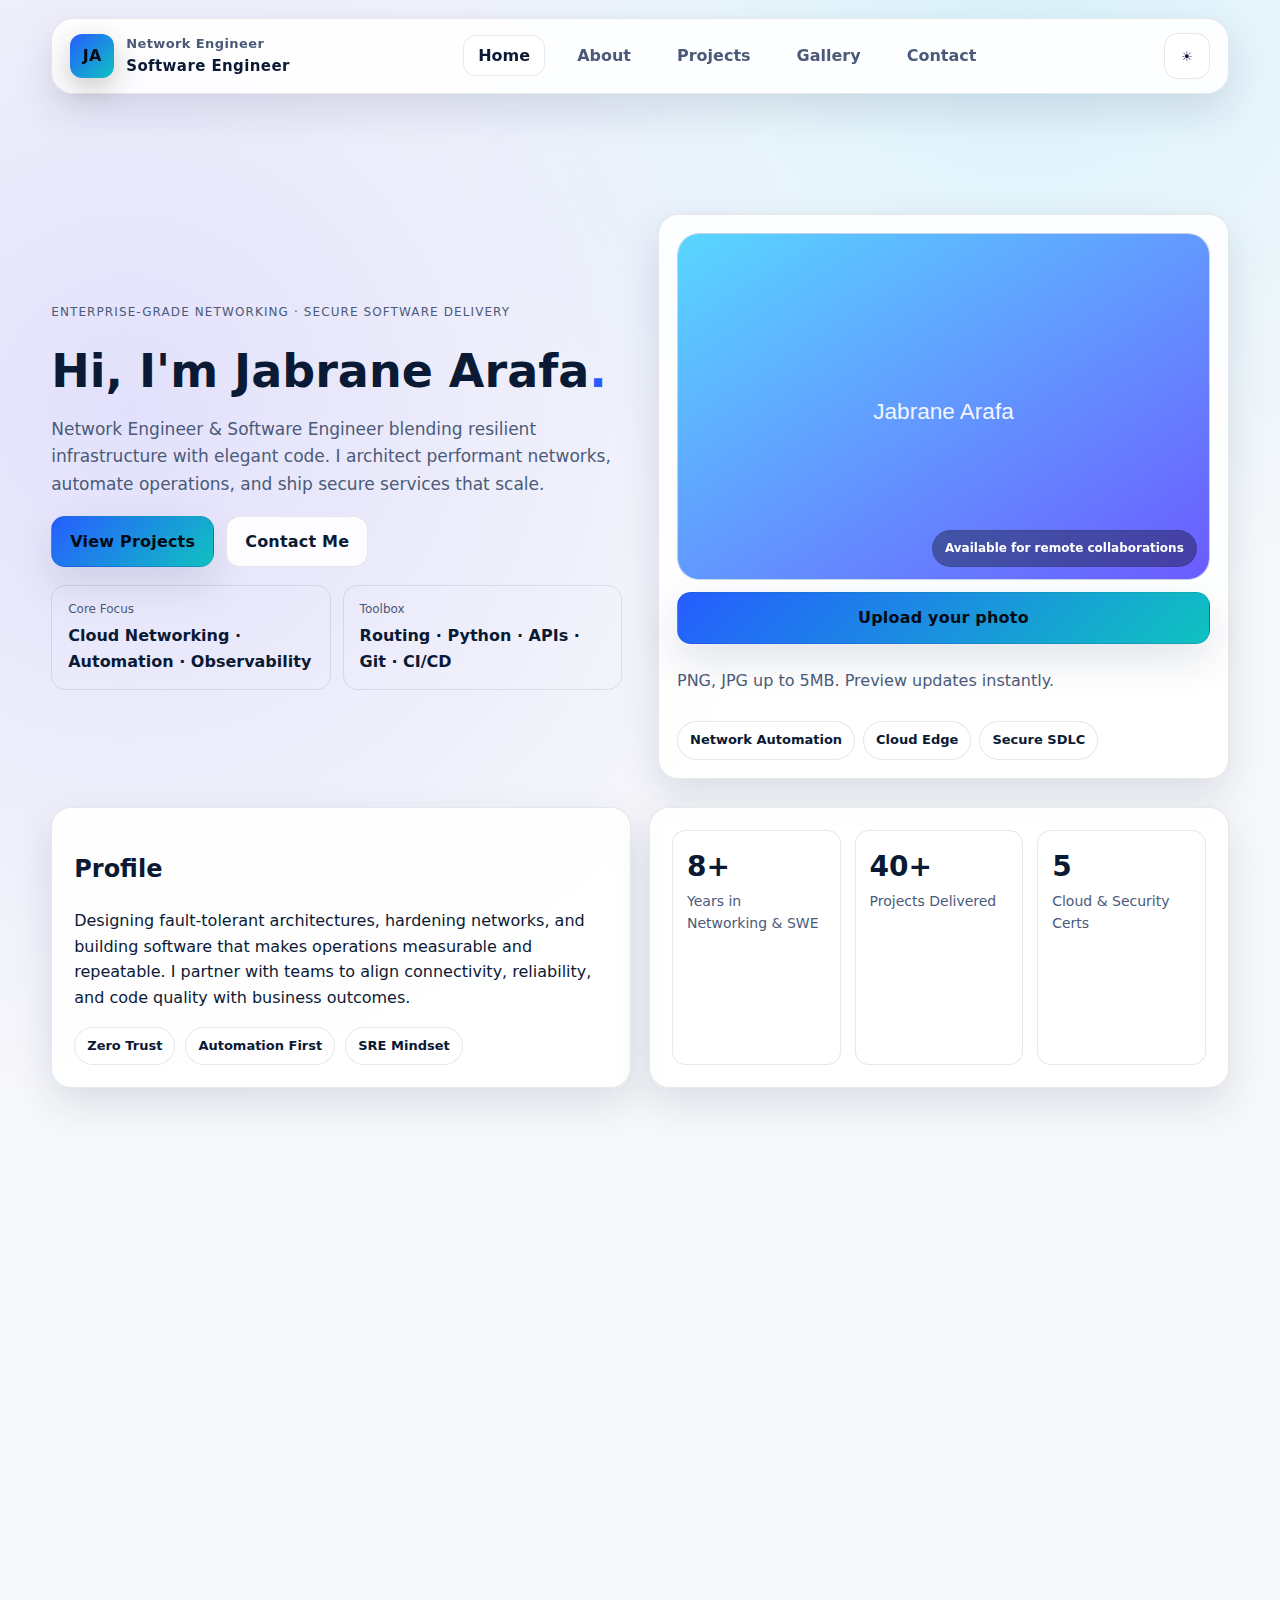
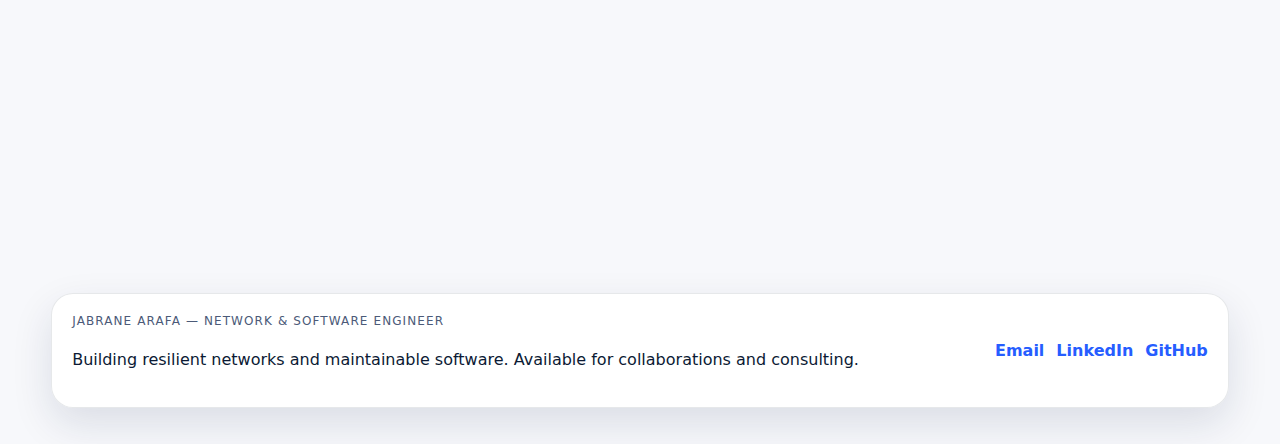
<file: portfolio/index.html>
<!DOCTYPE html>
<html lang="en">
<head>
  <meta charset="UTF-8">
  <meta name="viewport" content="width=device-width, initial-scale=1.0">
  <title>Network & Software Engineer | Portfolio</title>
  <link rel="stylesheet" href="./css/style.css">
  <script src="./js/main.js" defer></script>
</head>
<body data-theme="dark">
  <header class="site-header glass">
    <div class="brand" aria-label="Personal brand">
      <div class="brand-mark">JA</div>
      <div class="brand-text">
        <span>Network Engineer</span>
        <strong>Software Engineer</strong>
      </div>
    </div>
    <button class="menu-toggle" aria-label="Toggle navigation" aria-expanded="false">
      <span></span><span></span><span></span>
    </button>
    <nav class="nav" aria-label="Primary">
      <ul class="nav-links">
        <li><a href="index.html" data-nav="index">Home</a></li>
        <li><a href="about.html" data-nav="about">About</a></li>
        <li><a href="projects.html" data-nav="projects">Projects</a></li>
        <li><a href="gallery.html" data-nav="gallery">Gallery</a></li>
        <li><a href="contact.html" data-nav="contact">Contact</a></li>
      </ul>
    </nav>
    <button class="theme-toggle" data-theme-toggle aria-label="Toggle theme">
      <span class="icon-moon" aria-hidden="true">&#9790;</span>
      <span class="icon-sun" aria-hidden="true">&#9728;</span>
    </button>
  </header>

  <main>
    <section class="hero reveal">
      <div class="hero-copy">
        <p class="eyebrow">Enterprise-Grade Networking · Secure Software Delivery</p>
        <h1>Hi, I'm Jabrane Arafa<span class="accent-dot">.</span></h1>
        <p class="lede">Network Engineer & Software Engineer blending resilient infrastructure with elegant code. I architect performant networks, automate operations, and ship secure services that scale.</p>
        <div class="cta-group">
          <a class="btn primary" href="projects.html">View Projects</a>
          <a class="btn ghost" href="contact.html">Contact Me</a>
        </div>
        <div class="hero-meta">
          <div class="meta-card glass">
            <span class="meta-label">Core Focus</span>
            <strong>Cloud Networking · Automation · Observability</strong>
          </div>
          <div class="meta-card glass">
            <span class="meta-label">Toolbox</span>
            <strong>Routing · Python · APIs · Git · CI/CD</strong>
          </div>
        </div>
      </div>
      <div class="profile-card glass">
        <div class="profile-frame">
          <img id="avatar-img" src="" alt="Portrait of Jabrane Arafa" loading="lazy">
          <div class="status-pill">Available for remote collaborations</div>
        </div>
        <div class="upload-row">
          <label class="btn primary upload-btn" for="avatar-upload">Upload your photo</label>
          <input id="avatar-upload" type="file" accept="image/*">
          <p class="muted">PNG, JPG up to 5MB. Preview updates instantly.</p>
        </div>
        <div class="profile-meta">
          <div class="pill">Network Automation</div>
          <div class="pill">Cloud Edge</div>
          <div class="pill">Secure SDLC</div>
        </div>
      </div>
    </section>

    <section class="grid two-col reveal">
      <div class="panel glass">
        <h2>Profile</h2>
        <p>Designing fault-tolerant architectures, hardening networks, and building software that makes operations measurable and repeatable. I partner with teams to align connectivity, reliability, and code quality with business outcomes.</p>
        <div class="pill-row">
          <span class="pill">Zero Trust</span>
          <span class="pill">Automation First</span>
          <span class="pill">SRE Mindset</span>
        </div>
      </div>
      <div class="panel stats glass">
        <div class="stat">
          <div class="stat-value">8+</div>
          <div class="stat-label">Years in Networking & SWE</div>
        </div>
        <div class="stat">
          <div class="stat-value">40+</div>
          <div class="stat-label">Projects Delivered</div>
        </div>
        <div class="stat">
          <div class="stat-value">5</div>
          <div class="stat-label">Cloud & Security Certs</div>
        </div>
      </div>
    </section>

    <section class="panel glass reveal">
      <div class="section-header">
        <div>
          <p class="eyebrow">Capabilities</p>
          <h2>Engineering across network and code</h2>
        </div>
        <a class="text-link" href="about.html">Dive deeper →</a>
      </div>
      <div class="pill-grid">
        <span class="pill">Routing & Switching</span>
        <span class="pill">Firewalls & VPN</span>
        <span class="pill">Cloud Networking</span>
        <span class="pill">TCP/IP · DNS</span>
        <span class="pill">Automation with Python</span>
        <span class="pill">APIs & Integrations</span>
        <span class="pill">Observability</span>
        <span class="pill">CI/CD & Git</span>
        <span class="pill">Secure SDLC</span>
      </div>
    </section>

    <section class="panel glass reveal">
      <div class="section-header">
        <div>
          <p class="eyebrow">Featured Work</p>
          <h2>Recent projects snapshot</h2>
        </div>
        <a class="text-link" href="projects.html">See all projects →</a>
      </div>
      <div class="card-grid minimal">
        <article class="card">
          <div class="card-top">
            <span class="pill subtle">Network Automation</span>
            <span class="dot"></span>
          </div>
          <h3>Automated Campus Rollouts</h3>
          <p>Python-driven configuration templating and validation for multi-site deployments with zero-touch provisioning.</p>
          <div class="tags">
            <span>Python</span><span>Netmiko</span><span>Jinja</span>
          </div>
        </article>
        <article class="card">
          <div class="card-top">
            <span class="pill subtle">Platform</span>
            <span class="dot"></span>
          </div>
          <h3>API Gateway Observability</h3>
          <p>Built telemetry pipelines and dashboards to surface latency, error budgets, and SLO adherence across services.</p>
          <div class="tags">
            <span>APIs</span><span>Grafana</span><span>Prometheus</span>
          </div>
        </article>
        <article class="card">
          <div class="card-top">
            <span class="pill subtle">Security</span>
            <span class="dot"></span>
          </div>
          <h3>Zero Trust Edge</h3>
          <p>Designed policy-driven access for distributed teams with MFA, device posture, and segmented services.</p>
          <div class="tags">
            <span>ZTNA</span><span>Firewalls</span><span>IdP</span>
          </div>
        </article>
      </div>
    </section>
  </main>

  <footer class="site-footer glass">
    <div>
      <p class="eyebrow">Jabrane Arafa — Network & Software Engineer</p>
      <p>Building resilient networks and maintainable software. Available for collaborations and consulting.</p>
    </div>
    <div class="footer-actions">
      <a class="text-link" href="mailto:alex.engineer@example.com">Email</a>
      <a class="text-link" href="https://www.linkedin.com" target="_blank" rel="noreferrer">LinkedIn</a>
      <a class="text-link" href="https://github.com" target="_blank" rel="noreferrer">GitHub</a>
    </div>
  </footer>
</body>
</html>
</file>
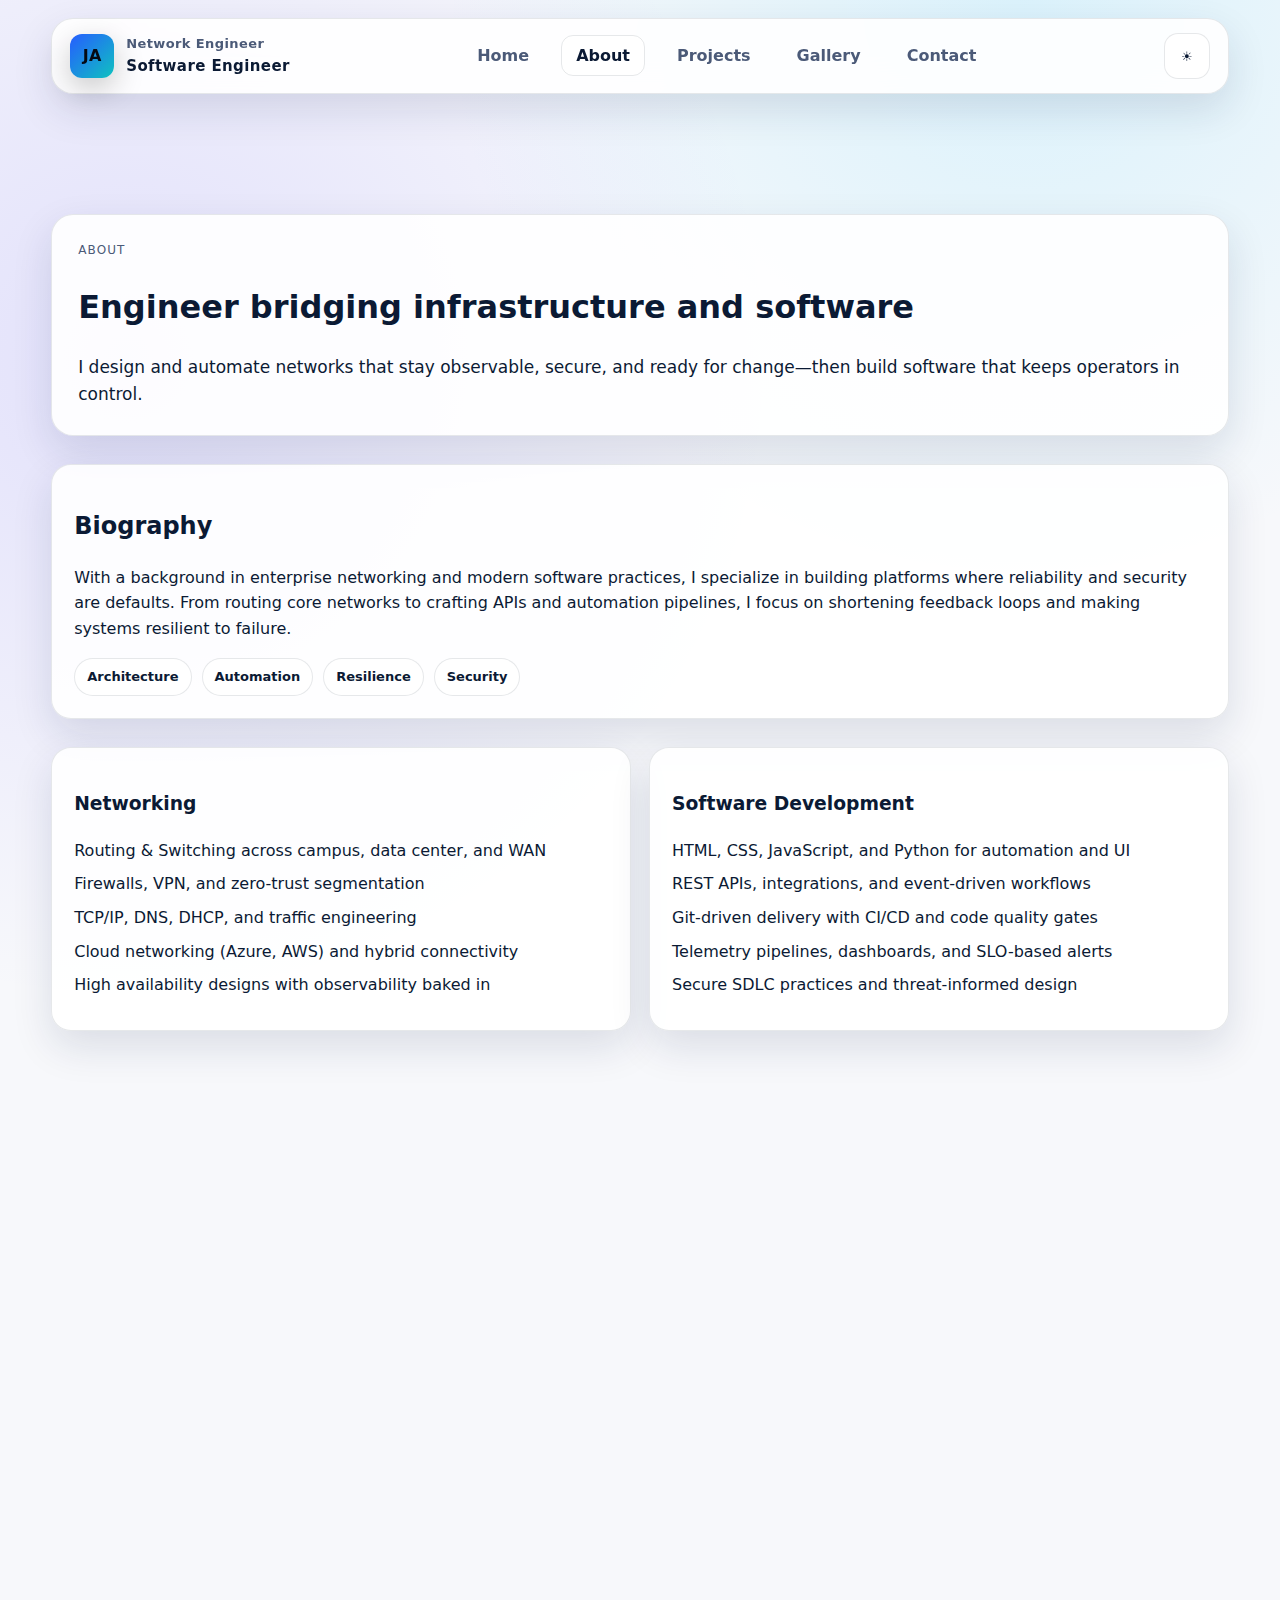
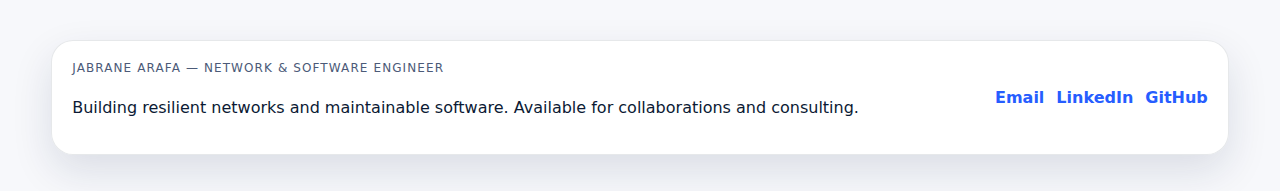
<file: portfolio/about.html>
<!DOCTYPE html>
<html lang="en">
<head>
  <meta charset="UTF-8">
  <meta name="viewport" content="width=device-width, initial-scale=1.0">
  <title>About | Network & Software Engineer</title>
  <link rel="stylesheet" href="./css/style.css">
  <script src="./js/main.js" defer></script>
</head>
<body data-theme="dark">
  <header class="site-header glass">
    <div class="brand" aria-label="Personal brand">
      <div class="brand-mark">JA</div>
      <div class="brand-text">
        <span>Network Engineer</span>
        <strong>Software Engineer</strong>
      </div>
    </div>
    <button class="menu-toggle" aria-label="Toggle navigation" aria-expanded="false">
      <span></span><span></span><span></span>
    </button>
    <nav class="nav" aria-label="Primary">
      <ul class="nav-links">
        <li><a href="index.html" data-nav="index">Home</a></li>
        <li><a href="about.html" data-nav="about">About</a></li>
        <li><a href="projects.html" data-nav="projects">Projects</a></li>
        <li><a href="gallery.html" data-nav="gallery">Gallery</a></li>
        <li><a href="contact.html" data-nav="contact">Contact</a></li>
      </ul>
    </nav>
    <button class="theme-toggle" data-theme-toggle aria-label="Toggle theme">
      <span class="icon-moon" aria-hidden="true">&#9790;</span>
      <span class="icon-sun" aria-hidden="true">&#9728;</span>
    </button>
  </header>

  <main>
    <section class="page-hero reveal">
      <div>
        <p class="eyebrow">About</p>
        <h1>Engineer bridging infrastructure and software</h1>
        <p class="lede">I design and automate networks that stay observable, secure, and ready for change—then build software that keeps operators in control.</p>
      </div>
    </section>

    <section class="panel glass reveal">
      <h2>Biography</h2>
      <p>With a background in enterprise networking and modern software practices, I specialize in building platforms where reliability and security are defaults. From routing core networks to crafting APIs and automation pipelines, I focus on shortening feedback loops and making systems resilient to failure.</p>
      <div class="pill-row">
        <span class="pill">Architecture</span>
        <span class="pill">Automation</span>
        <span class="pill">Resilience</span>
        <span class="pill">Security</span>
      </div>
    </section>

    <section class="grid two-col reveal">
      <div class="panel glass">
        <h3>Networking</h3>
        <ul class="list">
          <li>Routing & Switching across campus, data center, and WAN</li>
          <li>Firewalls, VPN, and zero-trust segmentation</li>
          <li>TCP/IP, DNS, DHCP, and traffic engineering</li>
          <li>Cloud networking (Azure, AWS) and hybrid connectivity</li>
          <li>High availability designs with observability baked in</li>
        </ul>
      </div>
      <div class="panel glass">
        <h3>Software Development</h3>
        <ul class="list">
          <li>HTML, CSS, JavaScript, and Python for automation and UI</li>
          <li>REST APIs, integrations, and event-driven workflows</li>
          <li>Git-driven delivery with CI/CD and code quality gates</li>
          <li>Telemetry pipelines, dashboards, and SLO-based alerts</li>
          <li>Secure SDLC practices and threat-informed design</li>
        </ul>
      </div>
    </section>

    <section class="panel glass reveal">
      <div class="section-header">
        <div>
          <p class="eyebrow">Certifications</p>
          <h2>Validated expertise</h2>
        </div>
      </div>
      <div class="card-grid minimal">
        <article class="card">
          <img class="thumb" src="data:image/svg+xml,%3Csvg xmlns='http://www.w3.org/2000/svg' width='800' height='520' viewBox='0 0 800 520'%3E%3Cdefs%3E%3ClinearGradient id='g' x1='0%25' y1='0%25' x2='100%25' y2='100%25'%3E%3Cstop stop-color='%23ff6b81' offset='0%25'/%3E%3Cstop stop-color='%236b5bff' offset='100%25'/%3E%3C/linearGradient%3E%3C/defs%3E%3Crect width='800' height='520' rx='32' fill='url(%23g)'/%3E%3Ctext x='50%25' y='50%25' fill='white' font-size='46' font-family='Helvetica,Arial,sans-serif' text-anchor='middle' dominant-baseline='middle' opacity='0.9'%3ERed Teaming%3C/text%3E%3C/svg%3E" alt="Red Teaming diploma graphic">
          <h3>Red Teaming Diploma</h3>
          <p>Adversary simulations, lateral movement, and reporting focused on improving blue team detection and response.</p>
        </article>
        <article class="card">
          <img class="thumb" src="data:image/svg+xml,%3Csvg xmlns='http://www.w3.org/2000/svg' width='800' height='520' viewBox='0 0 800 520'%3E%3Cdefs%3E%3ClinearGradient id='g' x1='0%25' y1='0%25' x2='100%25' y2='100%25'%3E%3Cstop stop-color='%230fc2c0' offset='0%25'/%3E%3Cstop stop-color='%23265dff' offset='100%25'/%3E%3C/linearGradient%3E%3C/defs%3E%3Crect width='800' height='520' rx='32' fill='url(%23g)'/%3E%3Ctext x='50%25' y='50%25' fill='white' font-size='44' font-family='Helvetica,Arial,sans-serif' text-anchor='middle' dominant-baseline='middle' opacity='0.9'%3ECISSP / CISO%3C/text%3E%3C/svg%3E" alt="CISSP and CISO certification graphic">
          <h3>CISSP / CISO Track</h3>
          <p>Security governance, risk, and architecture leadership with policy design, threat modeling, and executive reporting.</p>
        </article>
        <article class="card">
          <img class="thumb" src="data:image/svg+xml,%3Csvg xmlns='http://www.w3.org/2000/svg' width='800' height='520' viewBox='0 0 800 520'%3E%3Cdefs%3E%3ClinearGradient id='g' x1='0%25' y1='0%25' x2='100%25' y2='100%25'%3E%3Cstop stop-color='%23ff8f70' offset='0%25'/%3E%3Cstop stop-color='%23ff3d7f' offset='100%25'/%3E%3C/linearGradient%3E%3C/defs%3E%3Crect width='800' height='520' rx='32' fill='url(%23g)'/%3E%3Ctext x='50%25' y='50%25' fill='white' font-size='46' font-family='Helvetica,Arial,sans-serif' text-anchor='middle' dominant-baseline='middle' opacity='0.9'%3ERed Hat%3C/text%3E%3C/svg%3E" alt="Red Hat certification graphic">
          <h3>Red Hat Security</h3>
          <p>Linux hardening, SELinux, and secure automation to support enterprise-grade infrastructure and applications.</p>
        </article>
      </div>
    </section>
  </main>

  <footer class="site-footer glass">
    <div>
      <p class="eyebrow">Jabrane Arafa — Network & Software Engineer</p>
      <p>Building resilient networks and maintainable software. Available for collaborations and consulting.</p>
    </div>
    <div class="footer-actions">
      <a class="text-link" href="mailto:alex.engineer@example.com">Email</a>
      <a class="text-link" href="https://www.linkedin.com" target="_blank" rel="noreferrer">LinkedIn</a>
      <a class="text-link" href="https://github.com" target="_blank" rel="noreferrer">GitHub</a>
    </div>
  </footer>
</body>
</html>
</file>
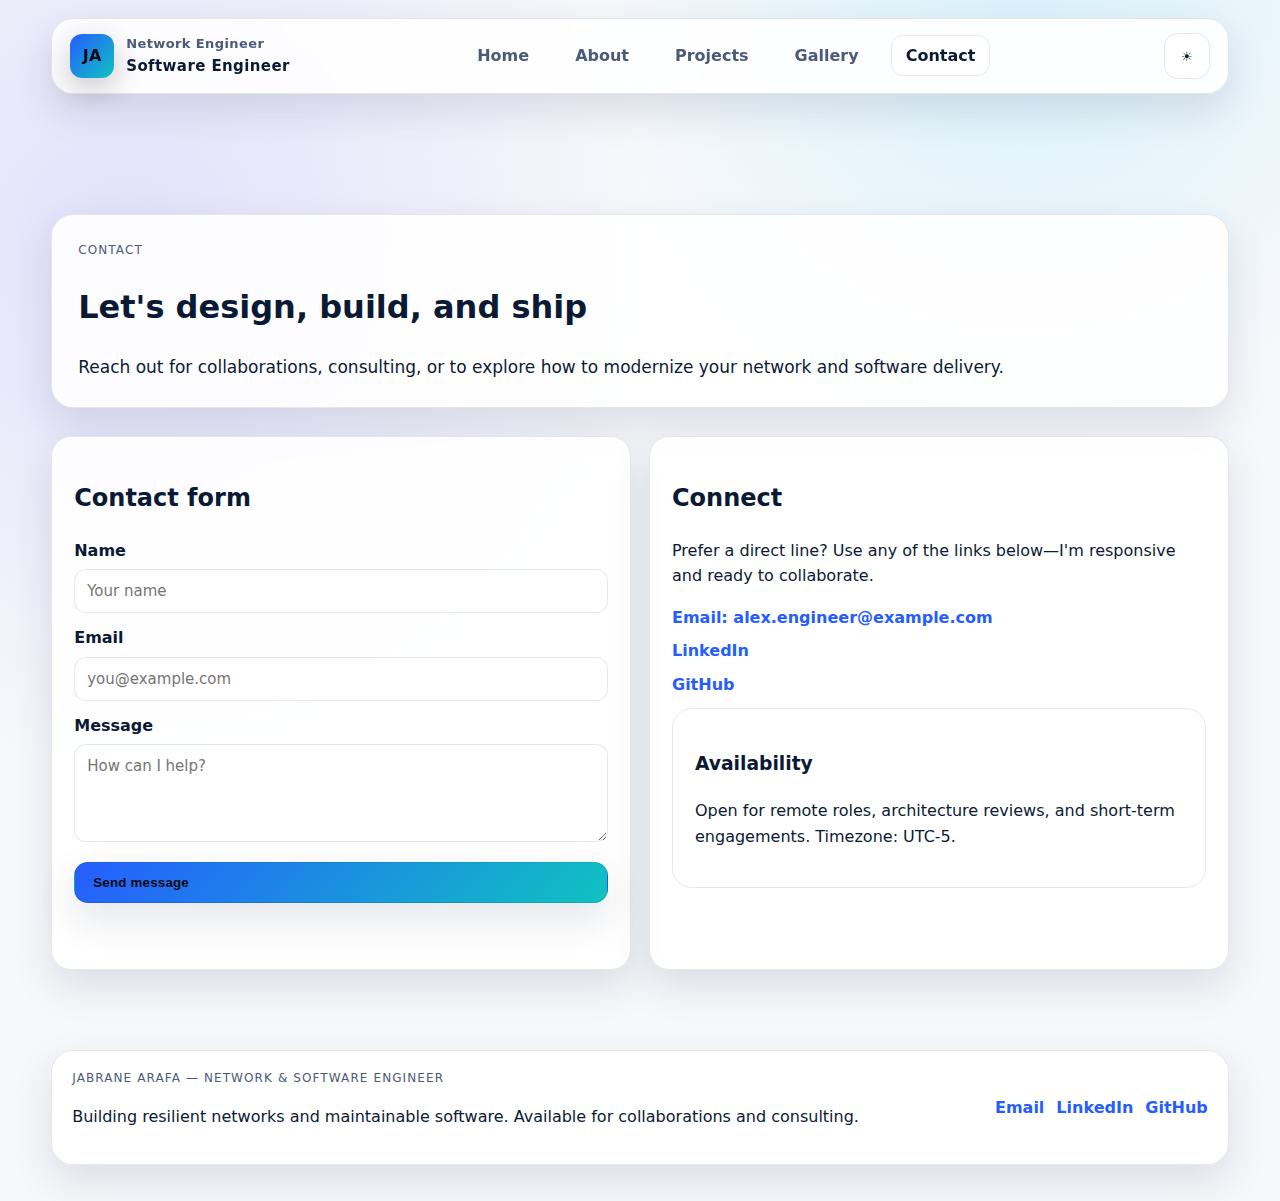
<file: portfolio/contact.html>
<!DOCTYPE html>
<html lang="en">
<head>
  <meta charset="UTF-8">
  <meta name="viewport" content="width=device-width, initial-scale=1.0">
  <title>Contact | Network & Software Engineer</title>
  <link rel="stylesheet" href="./css/style.css">
  <script src="./js/main.js" defer></script>
</head>
<body data-theme="dark">
  <header class="site-header glass">
    <div class="brand" aria-label="Personal brand">
      <div class="brand-mark">JA</div>
      <div class="brand-text">
        <span>Network Engineer</span>
        <strong>Software Engineer</strong>
      </div>
    </div>
    <button class="menu-toggle" aria-label="Toggle navigation" aria-expanded="false">
      <span></span><span></span><span></span>
    </button>
    <nav class="nav" aria-label="Primary">
      <ul class="nav-links">
        <li><a href="index.html" data-nav="index">Home</a></li>
        <li><a href="about.html" data-nav="about">About</a></li>
        <li><a href="projects.html" data-nav="projects">Projects</a></li>
        <li><a href="gallery.html" data-nav="gallery">Gallery</a></li>
        <li><a href="contact.html" data-nav="contact">Contact</a></li>
      </ul>
    </nav>
    <button class="theme-toggle" data-theme-toggle aria-label="Toggle theme">
      <span class="icon-moon" aria-hidden="true">&#9790;</span>
      <span class="icon-sun" aria-hidden="true">&#9728;</span>
    </button>
  </header>

  <main>
    <section class="page-hero reveal">
      <div>
        <p class="eyebrow">Contact</p>
        <h1>Let's design, build, and ship</h1>
        <p class="lede">Reach out for collaborations, consulting, or to explore how to modernize your network and software delivery.</p>
      </div>
    </section>

    <section class="grid two-col reveal">
      <div class="panel glass">
        <h2>Contact form</h2>
        <form id="contact-form" class="contact-form" novalidate>
          <label>
            <span>Name</span>
            <input type="text" name="name" placeholder="Your name" required>
          </label>
          <label>
            <span>Email</span>
            <input type="email" name="email" placeholder="you@example.com" required>
          </label>
          <label>
            <span>Message</span>
            <textarea name="message" rows="4" placeholder="How can I help?" required></textarea>
          </label>
          <button class="btn primary" type="submit">Send message</button>
          <p id="form-status" class="muted" role="status" aria-live="polite"></p>
        </form>
      </div>
      <div class="panel glass">
        <h2>Connect</h2>
        <p>Prefer a direct line? Use any of the links below—I'm responsive and ready to collaborate.</p>
        <div class="list">
          <a class="text-link" href="mailto:alex.engineer@example.com">Email: alex.engineer@example.com</a>
          <a class="text-link" href="https://www.linkedin.com" target="_blank" rel="noreferrer">LinkedIn</a>
          <a class="text-link" href="https://github.com" target="_blank" rel="noreferrer">GitHub</a>
        </div>
        <div class="panel subtle glass">
          <h3>Availability</h3>
          <p>Open for remote roles, architecture reviews, and short-term engagements. Timezone: UTC-5.</p>
        </div>
      </div>
    </section>
  </main>

  <footer class="site-footer glass">
    <div>
      <p class="eyebrow">Jabrane Arafa — Network & Software Engineer</p>
      <p>Building resilient networks and maintainable software. Available for collaborations and consulting.</p>
    </div>
    <div class="footer-actions">
      <a class="text-link" href="mailto:alex.engineer@example.com">Email</a>
      <a class="text-link" href="https://www.linkedin.com" target="_blank" rel="noreferrer">LinkedIn</a>
      <a class="text-link" href="https://github.com" target="_blank" rel="noreferrer">GitHub</a>
    </div>
  </footer>
</body>
</html>
</file>
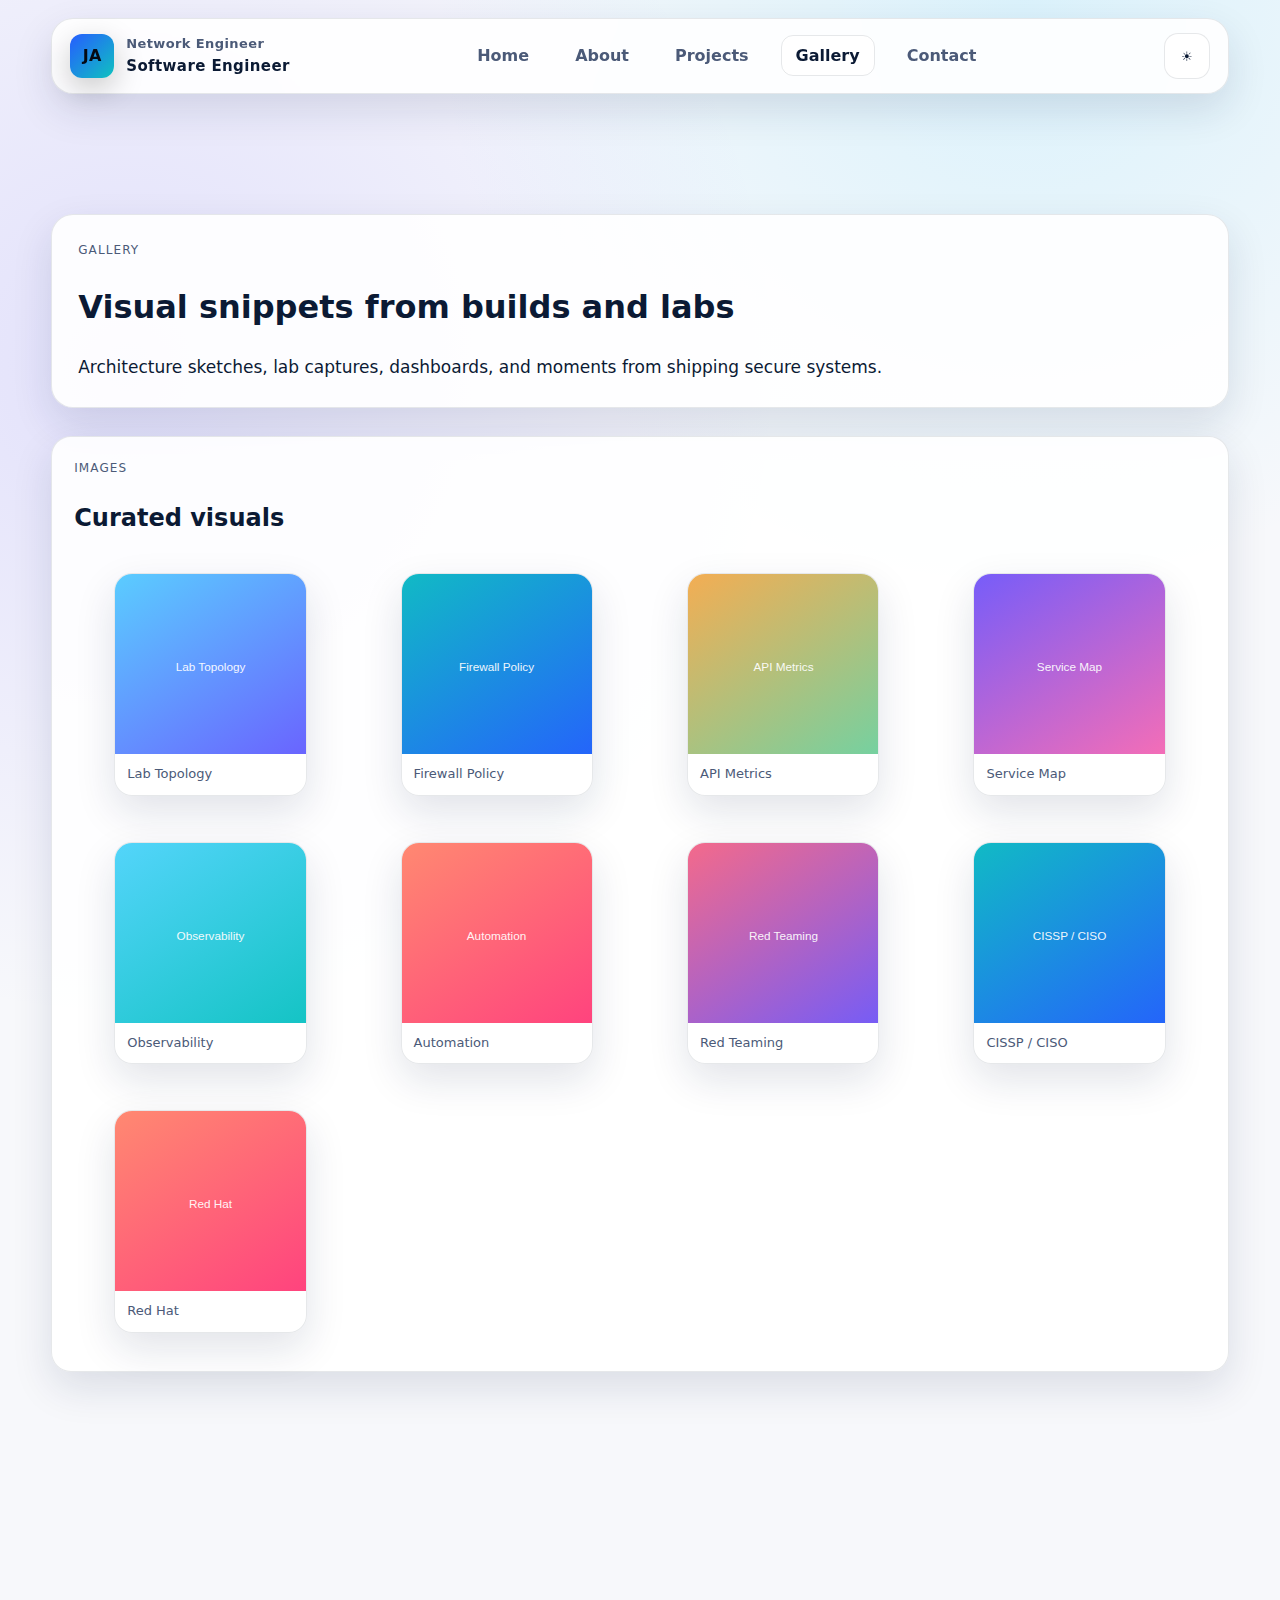
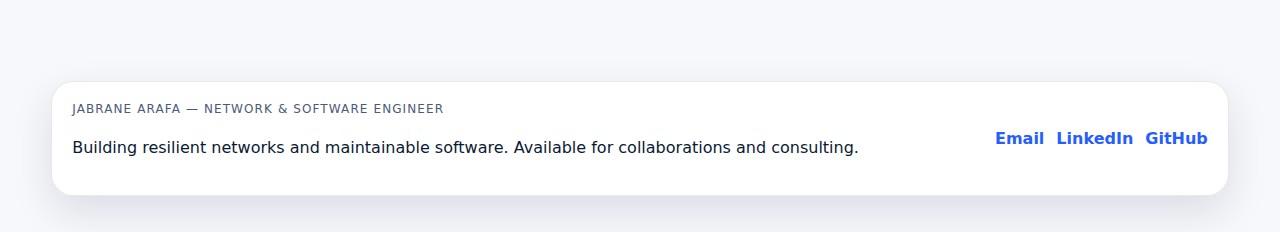
<file: portfolio/gallery.html>
<!DOCTYPE html>
<html lang="en">
<head>
  <meta charset="UTF-8">
  <meta name="viewport" content="width=device-width, initial-scale=1.0">
  <title>Gallery | Network & Software Engineer</title>
  <link rel="stylesheet" href="./css/style.css">
  <script src="./js/main.js" defer></script>
</head>
<body data-theme="dark">
  <header class="site-header glass">
    <div class="brand" aria-label="Personal brand">
      <div class="brand-mark">JA</div>
      <div class="brand-text">
        <span>Network Engineer</span>
        <strong>Software Engineer</strong>
      </div>
    </div>
    <button class="menu-toggle" aria-label="Toggle navigation" aria-expanded="false">
      <span></span><span></span><span></span>
    </button>
    <nav class="nav" aria-label="Primary">
      <ul class="nav-links">
        <li><a href="index.html" data-nav="index">Home</a></li>
        <li><a href="about.html" data-nav="about">About</a></li>
        <li><a href="projects.html" data-nav="projects">Projects</a></li>
        <li><a href="gallery.html" data-nav="gallery">Gallery</a></li>
        <li><a href="contact.html" data-nav="contact">Contact</a></li>
      </ul>
    </nav>
    <button class="theme-toggle" data-theme-toggle aria-label="Toggle theme">
      <span class="icon-moon" aria-hidden="true">&#9790;</span>
      <span class="icon-sun" aria-hidden="true">&#9728;</span>
    </button>
  </header>

  <main>
    <section class="page-hero reveal">
      <div>
        <p class="eyebrow">Gallery</p>
        <h1>Visual snippets from builds and labs</h1>
        <p class="lede">Architecture sketches, lab captures, dashboards, and moments from shipping secure systems.</p>
      </div>
    </section>

    <section class="panel glass reveal">
      <div class="section-header">
        <div>
          <p class="eyebrow">Images</p>
          <h2>Curated visuals</h2>
        </div>
      </div>
      <div id="gallery-grid" class="gallery-grid"></div>
    </section>

    <section class="panel glass reveal">
      <div class="section-header">
        <div>
          <p class="eyebrow">Add yours</p>
          <h2>Upload and preview</h2>
        </div>
      </div>
      <form class="upload-form" aria-label="Upload images">
        <label for="gallery-upload" class="btn primary">Choose images</label>
        <input id="gallery-upload" type="file" accept="image/*" multiple>
        <p class="muted">Select one or more images to preview and add them to the grid.</p>
      </form>
    </section>
  </main>

  <footer class="site-footer glass">
    <div>
      <p class="eyebrow">Jabrane Arafa — Network & Software Engineer</p>
      <p>Building resilient networks and maintainable software. Available for collaborations and consulting.</p>
    </div>
    <div class="footer-actions">
      <a class="text-link" href="mailto:alex.engineer@example.com">Email</a>
      <a class="text-link" href="https://www.linkedin.com" target="_blank" rel="noreferrer">LinkedIn</a>
      <a class="text-link" href="https://github.com" target="_blank" rel="noreferrer">GitHub</a>
    </div>
  </footer>
</body>
</html>
</file>
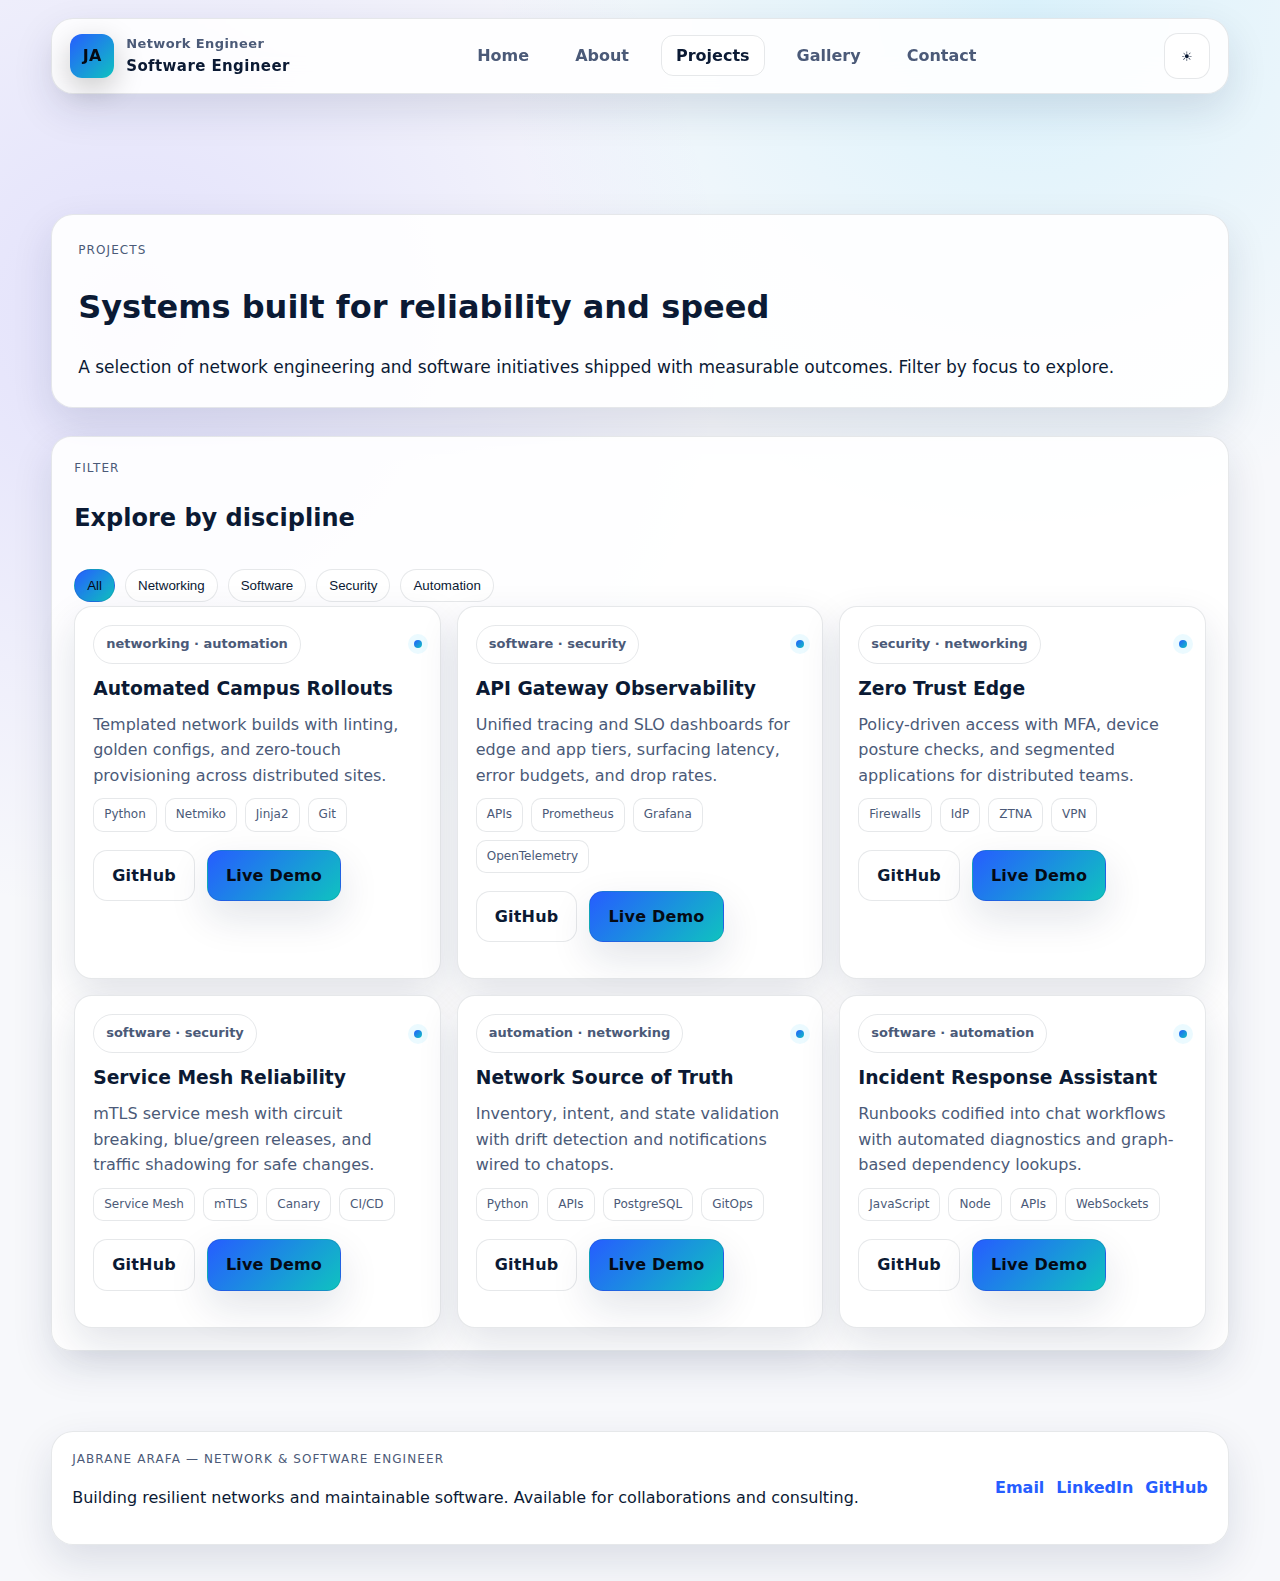
<file: portfolio/projects.html>
<!DOCTYPE html>
<html lang="en">
<head>
  <meta charset="UTF-8">
  <meta name="viewport" content="width=device-width, initial-scale=1.0">
  <title>Projects | Network & Software Engineer</title>
  <link rel="stylesheet" href="./css/style.css">
  <script src="./js/main.js" defer></script>
  <script src="./js/projects.js" defer></script>
</head>
<body data-theme="dark">
  <header class="site-header glass">
    <div class="brand" aria-label="Personal brand">
      <div class="brand-mark">JA</div>
      <div class="brand-text">
        <span>Network Engineer</span>
        <strong>Software Engineer</strong>
      </div>
    </div>
    <button class="menu-toggle" aria-label="Toggle navigation" aria-expanded="false">
      <span></span><span></span><span></span>
    </button>
    <nav class="nav" aria-label="Primary">
      <ul class="nav-links">
        <li><a href="index.html" data-nav="index">Home</a></li>
        <li><a href="about.html" data-nav="about">About</a></li>
        <li><a href="projects.html" data-nav="projects">Projects</a></li>
        <li><a href="gallery.html" data-nav="gallery">Gallery</a></li>
        <li><a href="contact.html" data-nav="contact">Contact</a></li>
      </ul>
    </nav>
    <button class="theme-toggle" data-theme-toggle aria-label="Toggle theme">
      <span class="icon-moon" aria-hidden="true">&#9790;</span>
      <span class="icon-sun" aria-hidden="true">&#9728;</span>
    </button>
  </header>

  <main>
    <section class="page-hero reveal">
      <div>
        <p class="eyebrow">Projects</p>
        <h1>Systems built for reliability and speed</h1>
        <p class="lede">A selection of network engineering and software initiatives shipped with measurable outcomes. Filter by focus to explore.</p>
      </div>
    </section>

    <section class="panel glass reveal">
      <div class="section-header">
        <div>
          <p class="eyebrow">Filter</p>
          <h2>Explore by discipline</h2>
        </div>
      </div>
      <div class="filter-group" role="group" aria-label="Project filters">
        <button class="chip active" data-filter="all">All</button>
        <button class="chip" data-filter="networking">Networking</button>
        <button class="chip" data-filter="software">Software</button>
        <button class="chip" data-filter="security">Security</button>
        <button class="chip" data-filter="automation">Automation</button>
      </div>
      <div id="projects-grid" class="card-grid projects-grid"></div>
    </section>
  </main>

  <footer class="site-footer glass">
    <div>
      <p class="eyebrow">Jabrane Arafa — Network & Software Engineer</p>
      <p>Building resilient networks and maintainable software. Available for collaborations and consulting.</p>
    </div>
    <div class="footer-actions">
      <a class="text-link" href="mailto:alex.engineer@example.com">Email</a>
      <a class="text-link" href="https://www.linkedin.com" target="_blank" rel="noreferrer">LinkedIn</a>
      <a class="text-link" href="https://github.com" target="_blank" rel="noreferrer">GitHub</a>
    </div>
  </footer>
</body>
</html>
</file>
<file: portfolio/css/style.css>
:root {
  --bg: #050a14;
  --bg-soft: radial-gradient(circle at 20% 20%, rgba(89, 214, 255, 0.12), transparent 35%), radial-gradient(circle at 80% 0%, rgba(107, 91, 255, 0.16), transparent 32%), #050a14;
  --surface: rgba(255, 255, 255, 0.06);
  --surface-strong: rgba(255, 255, 255, 0.12);
  --text: #e9edf6;
  --muted: #9eabc4;
  --accent: #59d6ff;
  --accent-2: #6b5bff;
  --success: #6ad4a7;
  --border: rgba(255, 255, 255, 0.08);
  --radius: 18px;
  --shadow: 0 20px 60px rgba(0, 0, 0, 0.35);
  --card-blur: blur(16px);
  --font: "Space Grotesk", "Segoe UI", system-ui, -apple-system, sans-serif;
}

body[data-theme="light"] {
  --bg: #f7f8fb;
  --bg-soft: radial-gradient(circle at 10% 20%, rgba(107, 91, 255, 0.15), transparent 35%), radial-gradient(circle at 80% 0%, rgba(89, 214, 255, 0.18), transparent 28%), #f7f8fb;
  --surface: rgba(255, 255, 255, 0.9);
  --surface-strong: rgba(255, 255, 255, 1);
  --text: #0b1a34;
  --muted: #4b5a78;
  --accent: #265dff;
  --accent-2: #0fc2c0;
  --success: #0a9a61;
  --border: rgba(12, 26, 52, 0.1);
  --shadow: 0 16px 40px rgba(13, 35, 78, 0.12);
}

* {
  box-sizing: border-box;
}

body {
  margin: 0;
  font-family: var(--font);
  color: var(--text);
  background: var(--bg-soft);
  min-height: 100vh;
  line-height: 1.6;
  scroll-behavior: smooth;
}

a {
  color: inherit;
  text-decoration: none;
}

img {
  max-width: 100%;
  display: block;
}

main {
  width: min(1200px, 92vw);
  margin: 120px auto 80px;
  display: flex;
  flex-direction: column;
  gap: 28px;
}

.site-header {
  position: sticky;
  top: 18px;
  z-index: 10;
  width: min(1200px, 92vw);
  margin: 18px auto 0;
  padding: 14px 18px;
  display: grid;
  grid-template-columns: auto 1fr auto;
  align-items: center;
  gap: 12px;
  border: 1px solid var(--border);
  border-radius: calc(var(--radius) + 4px);
  background: var(--surface);
  box-shadow: var(--shadow);
  backdrop-filter: var(--card-blur);
}

.brand {
  display: inline-flex;
  align-items: center;
  gap: 12px;
  font-weight: 600;
  letter-spacing: 0.4px;
}

.brand-mark {
  background: linear-gradient(135deg, var(--accent), var(--accent-2));
  color: #050a14;
  width: 44px;
  height: 44px;
  display: grid;
  place-items: center;
  border-radius: 12px;
  font-weight: 800;
  box-shadow: 0 10px 30px rgba(0, 0, 0, 0.22);
}

.brand-text span {
  display: block;
  font-size: 13px;
  color: var(--muted);
}

.brand-text strong {
  display: block;
  font-size: 15px;
}

.nav {
  justify-self: center;
}

.nav-links {
  list-style: none;
  display: flex;
  align-items: center;
  gap: 18px;
  padding: 0;
  margin: 0;
}

.nav-links a {
  padding: 10px 14px;
  border-radius: 12px;
  color: var(--muted);
  font-weight: 600;
  transition: color 0.2s ease, background 0.2s ease;
}

.nav-links a:hover,
.nav-links a.active {
  color: var(--text);
  background: var(--surface-strong);
  border: 1px solid var(--border);
}

.menu-toggle {
  display: none;
  width: 42px;
  height: 42px;
  border-radius: 12px;
  border: 1px solid var(--border);
  background: var(--surface);
  align-items: center;
  justify-content: center;
  gap: 6px;
  flex-direction: column;
  cursor: pointer;
}

.menu-toggle span {
  width: 20px;
  height: 2px;
  background: var(--text);
  display: block;
}

.theme-toggle {
  width: 46px;
  height: 46px;
  border-radius: 14px;
  border: 1px solid var(--border);
  background: var(--surface-strong);
  display: grid;
  place-items: center;
  cursor: pointer;
  color: var(--text);
  transition: transform 0.2s ease;
}

.theme-toggle:hover {
  transform: translateY(-2px);
}

.theme-toggle .icon-sun {
  display: none;
}

body[data-theme="light"] .theme-toggle .icon-sun {
  display: inline;
}

body[data-theme="light"] .theme-toggle .icon-moon {
  display: none;
}

.hero {
  display: grid;
  grid-template-columns: repeat(auto-fit, minmax(280px, 1fr));
  gap: 36px;
  align-items: center;
}

.profile-card {
  padding: 18px;
  border-radius: calc(var(--radius) + 2px);
  border: 1px solid var(--border);
  background: var(--surface);
  box-shadow: var(--shadow);
  display: grid;
  gap: 12px;
}

.profile-frame {
  position: relative;
  border-radius: calc(var(--radius) + 4px);
  overflow: hidden;
  border: 1px solid var(--border);
  background: linear-gradient(145deg, rgba(89, 214, 255, 0.25), rgba(107, 91, 255, 0.18));
  min-height: 280px;
  display: grid;
  place-items: center;
}

.profile-frame img {
  width: 100%;
  height: 100%;
  object-fit: cover;
  display: block;
}

.status-pill {
  position: absolute;
  bottom: 12px;
  right: 12px;
  background: rgba(0, 0, 0, 0.35);
  border: 1px solid var(--border);
  color: #fff;
  padding: 8px 12px;
  border-radius: 999px;
  font-weight: 700;
  font-size: 12px;
  backdrop-filter: blur(10px);
}

.upload-row {
  display: grid;
  gap: 8px;
}

.upload-btn {
  justify-content: center;
  text-align: center;
}

#avatar-upload {
  display: none;
}

.profile-meta {
  display: flex;
  gap: 8px;
  flex-wrap: wrap;
}

.hero-copy h1 {
  font-size: clamp(32px, 4vw, 46px);
  margin: 12px 0 8px;
}

.hero-copy .lede {
  color: var(--muted);
  max-width: 620px;
}

.eyebrow {
  text-transform: uppercase;
  letter-spacing: 1.1px;
  font-size: 12px;
  color: var(--muted);
  margin: 0;
}

.lede {
  font-size: 17px;
  margin-top: 8px;
  margin-bottom: 0;
}

.cta-group {
  display: flex;
  gap: 12px;
  margin: 18px 0;
}

.btn {
  padding: 12px 18px;
  border-radius: 14px;
  border: 1px solid var(--border);
  font-weight: 700;
  letter-spacing: 0.2px;
  cursor: pointer;
  display: inline-flex;
  align-items: center;
  gap: 8px;
  transition: transform 0.2s ease, box-shadow 0.3s ease, background 0.2s ease;
}

.btn.primary {
  background: linear-gradient(135deg, var(--accent), var(--accent-2));
  color: #050a14;
  box-shadow: var(--shadow);
}

.btn.ghost {
  color: var(--text);
  background: var(--surface);
}

.btn.primary:hover {
  transform: translateY(-3px);
}

.btn.ghost:hover {
  transform: translateY(-2px);
  background: var(--surface-strong);
}

.hero-meta {
  display: grid;
  grid-template-columns: repeat(auto-fit, minmax(240px, 1fr));
  gap: 12px;
  margin-top: 14px;
}

.meta-card {
  padding: 14px 16px;
  border-radius: 14px;
  border: 1px solid var(--border);
}

.meta-label {
  display: block;
  font-size: 12px;
  color: var(--muted);
  margin-bottom: 4px;
}

.hero-visual {
  position: relative;
  min-height: 320px;
  border-radius: calc(var(--radius) + 6px);
  border: 1px solid var(--border);
  background: var(--surface);
  overflow: hidden;
  padding: 28px;
  display: grid;
  place-items: center;
  box-shadow: var(--shadow);
}

.hero-visual .glow {
  position: absolute;
  width: 320px;
  height: 320px;
  background: radial-gradient(circle, rgba(89, 214, 255, 0.25), transparent 55%);
  filter: blur(30px);
  z-index: 1;
}

.orbital {
  width: 220px;
  height: 220px;
  position: relative;
  animation: float 9s ease-in-out infinite;
}

.orbit {
  width: 100%;
  height: 100%;
  border: 1px dashed var(--border);
  border-radius: 50%;
  position: absolute;
  top: 0;
  left: 0;
}

.node {
  width: 18px;
  height: 18px;
  border-radius: 50%;
  background: linear-gradient(135deg, var(--accent), var(--accent-2));
  position: absolute;
  top: 50%;
  left: 50%;
  transform: translate(-50%, -50%);
  animation: spin 12s linear infinite;
}

.node-a { animation-delay: 0s; }
.node-b { animation-delay: -3s; }
.node-c { animation-delay: -6s; }

.card {
  padding: 18px;
  border-radius: var(--radius);
  background: var(--surface-strong);
  border: 1px solid var(--border);
  position: relative;
  z-index: 2;
  width: min(320px, 80%);
  box-shadow: var(--shadow);
}

.card .thumb {
  width: 100%;
  height: 160px;
  object-fit: cover;
  border-radius: calc(var(--radius) - 4px);
  margin-bottom: 10px;
  border: 1px solid var(--border);
}

.card .mono {
  font-family: "JetBrains Mono", "Courier New", monospace;
  font-size: 13px;
  margin: 4px 0;
}

.card .success {
  color: var(--success);
}

.accent-dot {
  color: var(--accent);
}

.panel {
  padding: 22px;
  border-radius: calc(var(--radius) + 2px);
  background: var(--surface);
  border: 1px solid var(--border);
  box-shadow: var(--shadow);
}

.panel.stats {
  display: grid;
  grid-template-columns: repeat(auto-fit, minmax(160px, 1fr));
  gap: 14px;
}

.stat {
  padding: 14px;
  border-radius: 14px;
  background: var(--surface-strong);
  border: 1px solid var(--border);
  text-align: left;
}

.stat-value {
  font-size: 28px;
  font-weight: 800;
}

.stat-label {
  color: var(--muted);
  font-size: 14px;
}

.grid.two-col {
  display: grid;
  grid-template-columns: repeat(auto-fit, minmax(260px, 1fr));
  gap: 18px;
}

.section-header {
  display: flex;
  align-items: baseline;
  justify-content: space-between;
  gap: 12px;
  flex-wrap: wrap;
}

.text-link {
  color: var(--accent);
  font-weight: 700;
}

.pill-row, .pill-grid {
  display: flex;
  flex-wrap: wrap;
  gap: 10px;
  margin-top: 12px;
}

.pill-grid {
  gap: 12px;
}

.pill {
  padding: 8px 12px;
  border-radius: 999px;
  background: var(--surface-strong);
  border: 1px solid var(--border);
  color: var(--text);
  font-weight: 600;
  font-size: 13px;
}

.pill.subtle {
  color: var(--muted);
  background: transparent;
}

.card-grid {
  display: grid;
  grid-template-columns: repeat(auto-fit, minmax(260px, 1fr));
  gap: 16px;
}

.projects-grid {
  grid-template-columns: repeat(auto-fit, minmax(300px, 1fr));
}

.card-grid.minimal .card {
  width: 100%;
  box-shadow: none;
}

.projects-grid .card {
  width: 100%;
  min-height: 240px;
  box-shadow: var(--shadow);
}

.card h3 {
  margin: 10px 0 8px;
}

.card p {
  margin: 0 0 10px;
  color: var(--muted);
}

.card-top {
  display: flex;
  align-items: center;
  justify-content: space-between;
}

.dot {
  width: 8px;
  height: 8px;
  border-radius: 50%;
  background: linear-gradient(135deg, var(--accent), var(--accent-2));
  box-shadow: 0 0 0 6px rgba(89, 214, 255, 0.12);
}

.tags {
  display: flex;
  gap: 8px;
  flex-wrap: wrap;
}

.tags span {
  background: var(--surface);
  border: 1px solid var(--border);
  border-radius: 10px;
  padding: 6px 10px;
  font-size: 12px;
  color: var(--muted);
}

.page-hero {
  padding: 26px;
  border-radius: calc(var(--radius) + 4px);
  border: 1px solid var(--border);
  background: var(--surface);
  box-shadow: var(--shadow);
}

.filter-group {
  display: flex;
  gap: 10px;
  flex-wrap: wrap;
  margin: 12px 0 4px;
}

.chip {
  border-radius: 999px;
  border: 1px solid var(--border);
  background: var(--surface-strong);
  color: var(--text);
  padding: 8px 12px;
  cursor: pointer;
  transition: background 0.2s ease, color 0.2s ease;
}

.chip.active {
  background: linear-gradient(135deg, var(--accent), var(--accent-2));
  color: #050a14;
}

.gallery-grid {
  display: grid;
  grid-template-columns: repeat(auto-fit, minmax(220px, 1fr));
  gap: 14px;
}

.gallery-card {
  position: relative;
  overflow: hidden;
  border-radius: var(--radius);
  border: 1px solid var(--border);
  background: var(--surface);
  box-shadow: var(--shadow);
}

.gallery-card img {
  width: 100%;
  height: 180px;
  object-fit: cover;
  display: block;
}

.gallery-card figcaption {
  padding: 10px 12px;
  color: var(--muted);
  font-size: 13px;
}

.upload-form {
  display: flex;
  align-items: center;
  gap: 14px;
  flex-wrap: wrap;
}

.upload-form input[type="file"] {
  display: none;
}

.list {
  list-style: none;
  padding: 0;
  margin: 10px 0;
  display: grid;
  gap: 8px;
}

.contact-form {
  display: grid;
  gap: 12px;
}

.contact-form label span {
  display: block;
  margin-bottom: 6px;
  font-weight: 600;
}

input, textarea {
  width: 100%;
  border-radius: 12px;
  border: 1px solid var(--border);
  background: var(--surface-strong);
  padding: 12px;
  color: var(--text);
  font-size: 15px;
  font-family: var(--font);
}

textarea {
  resize: vertical;
}

.site-footer {
  width: min(1200px, 92vw);
  margin: 0 auto 36px;
  padding: 18px 20px;
  border-radius: calc(var(--radius) + 4px);
  border: 1px solid var(--border);
  background: var(--surface);
  display: flex;
  align-items: center;
  justify-content: space-between;
  gap: 14px;
  flex-wrap: wrap;
  box-shadow: var(--shadow);
}

.footer-actions {
  display: flex;
  gap: 12px;
  flex-wrap: wrap;
}

.muted {
  color: var(--muted);
}

.reveal {
  opacity: 0;
  transform: translateY(16px);
  transition: opacity 0.6s ease, transform 0.6s ease;
}

.reveal.visible {
  opacity: 1;
  transform: translateY(0);
}

.subtle {
  background: transparent;
  box-shadow: none;
}

@keyframes float {
  0%, 100% { transform: translateY(0); }
  50% { transform: translateY(-12px); }
}

@keyframes spin {
  from { transform: translate(-50%, -50%) rotate(0deg); }
  to { transform: translate(-50%, -50%) rotate(360deg); }
}

@media (max-width: 960px) {
  .site-header {
    grid-template-columns: auto auto auto;
  }

  .nav {
    position: absolute;
    top: 76px;
    left: 50%;
    transform: translateX(-50%);
    width: min(1200px, 92vw);
  }

  .nav-links {
    display: none;
    flex-direction: column;
    background: var(--surface);
    border: 1px solid var(--border);
    border-radius: calc(var(--radius) + 4px);
    padding: 10px;
    box-shadow: var(--shadow);
  }

  .nav-links.open {
    display: flex;
  }

  .menu-toggle { display: inline-flex; }

  .cta-group { flex-wrap: wrap; }
}

@media (max-width: 640px) {
  main { margin-top: 110px; }
  .site-header { top: 12px; }
  .hero-visual { min-height: 240px; }
  .site-footer { flex-direction: column; align-items: flex-start; }
}
</file>
